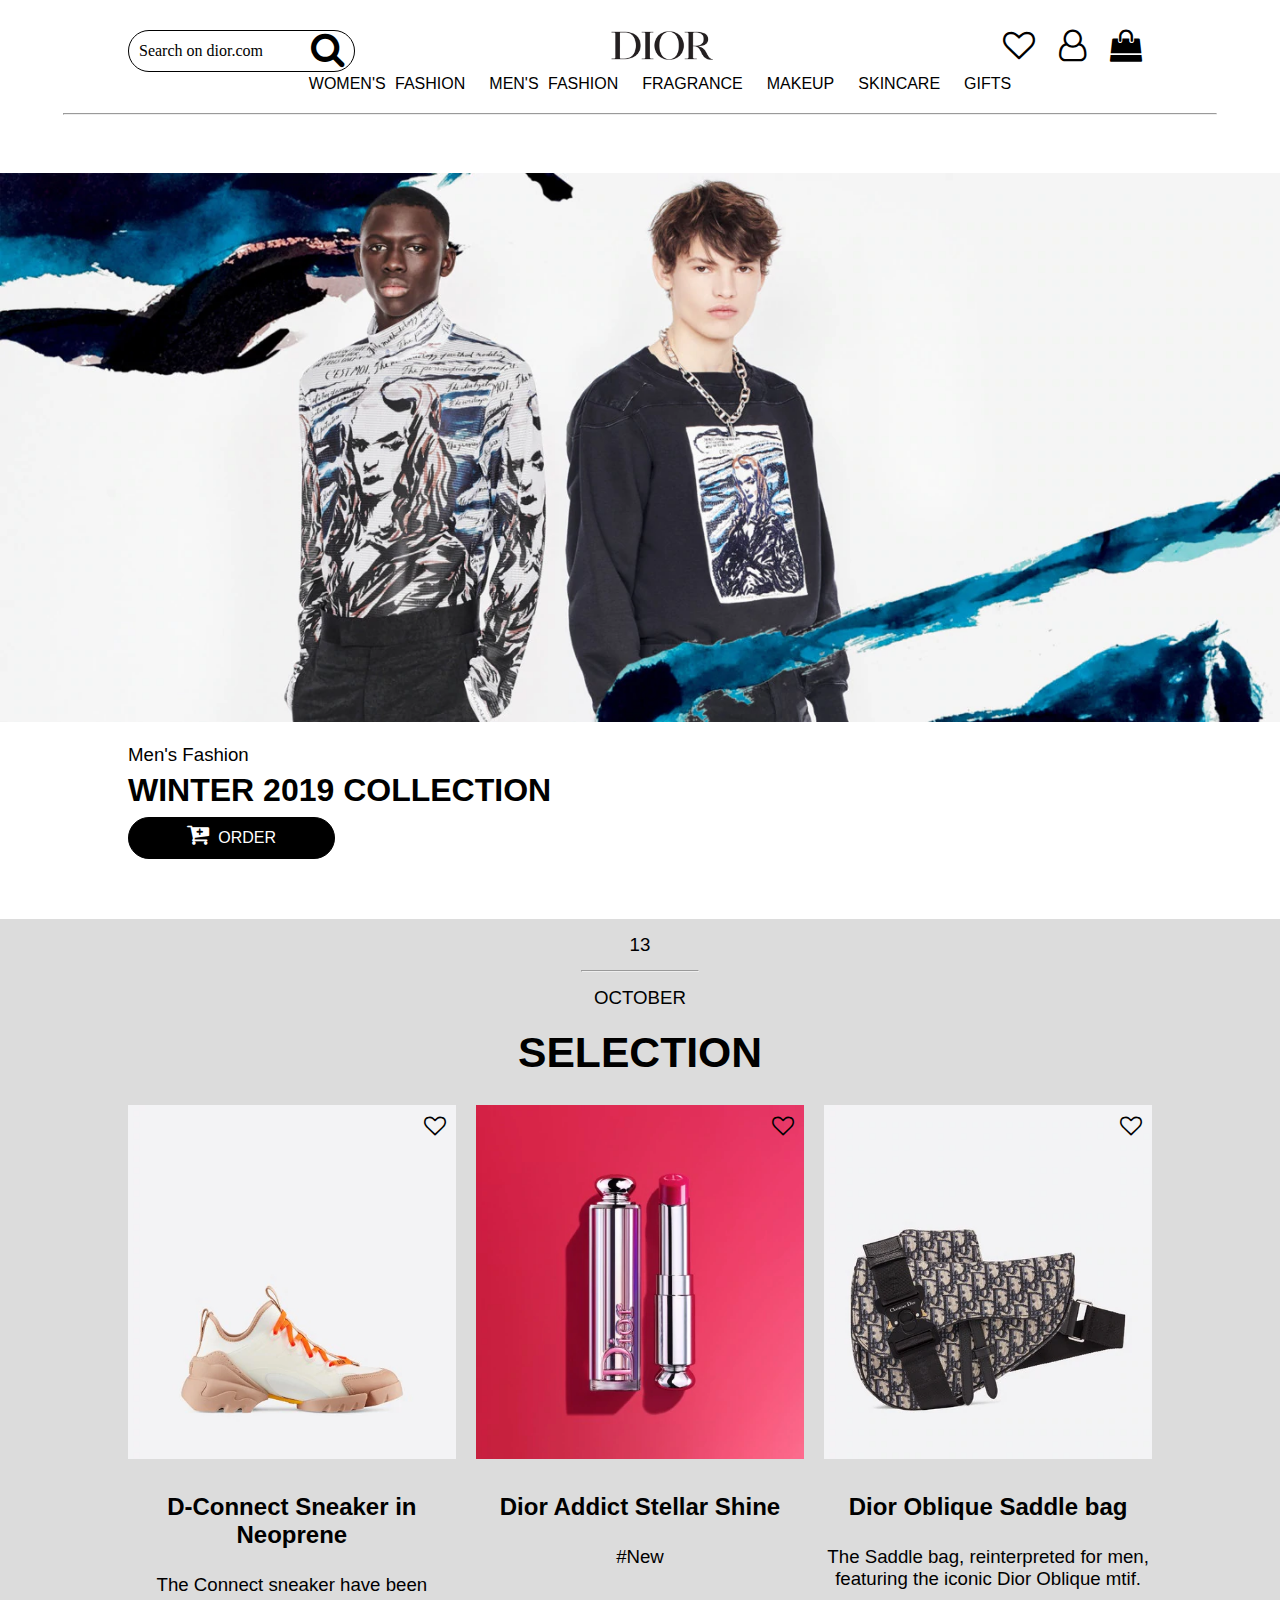
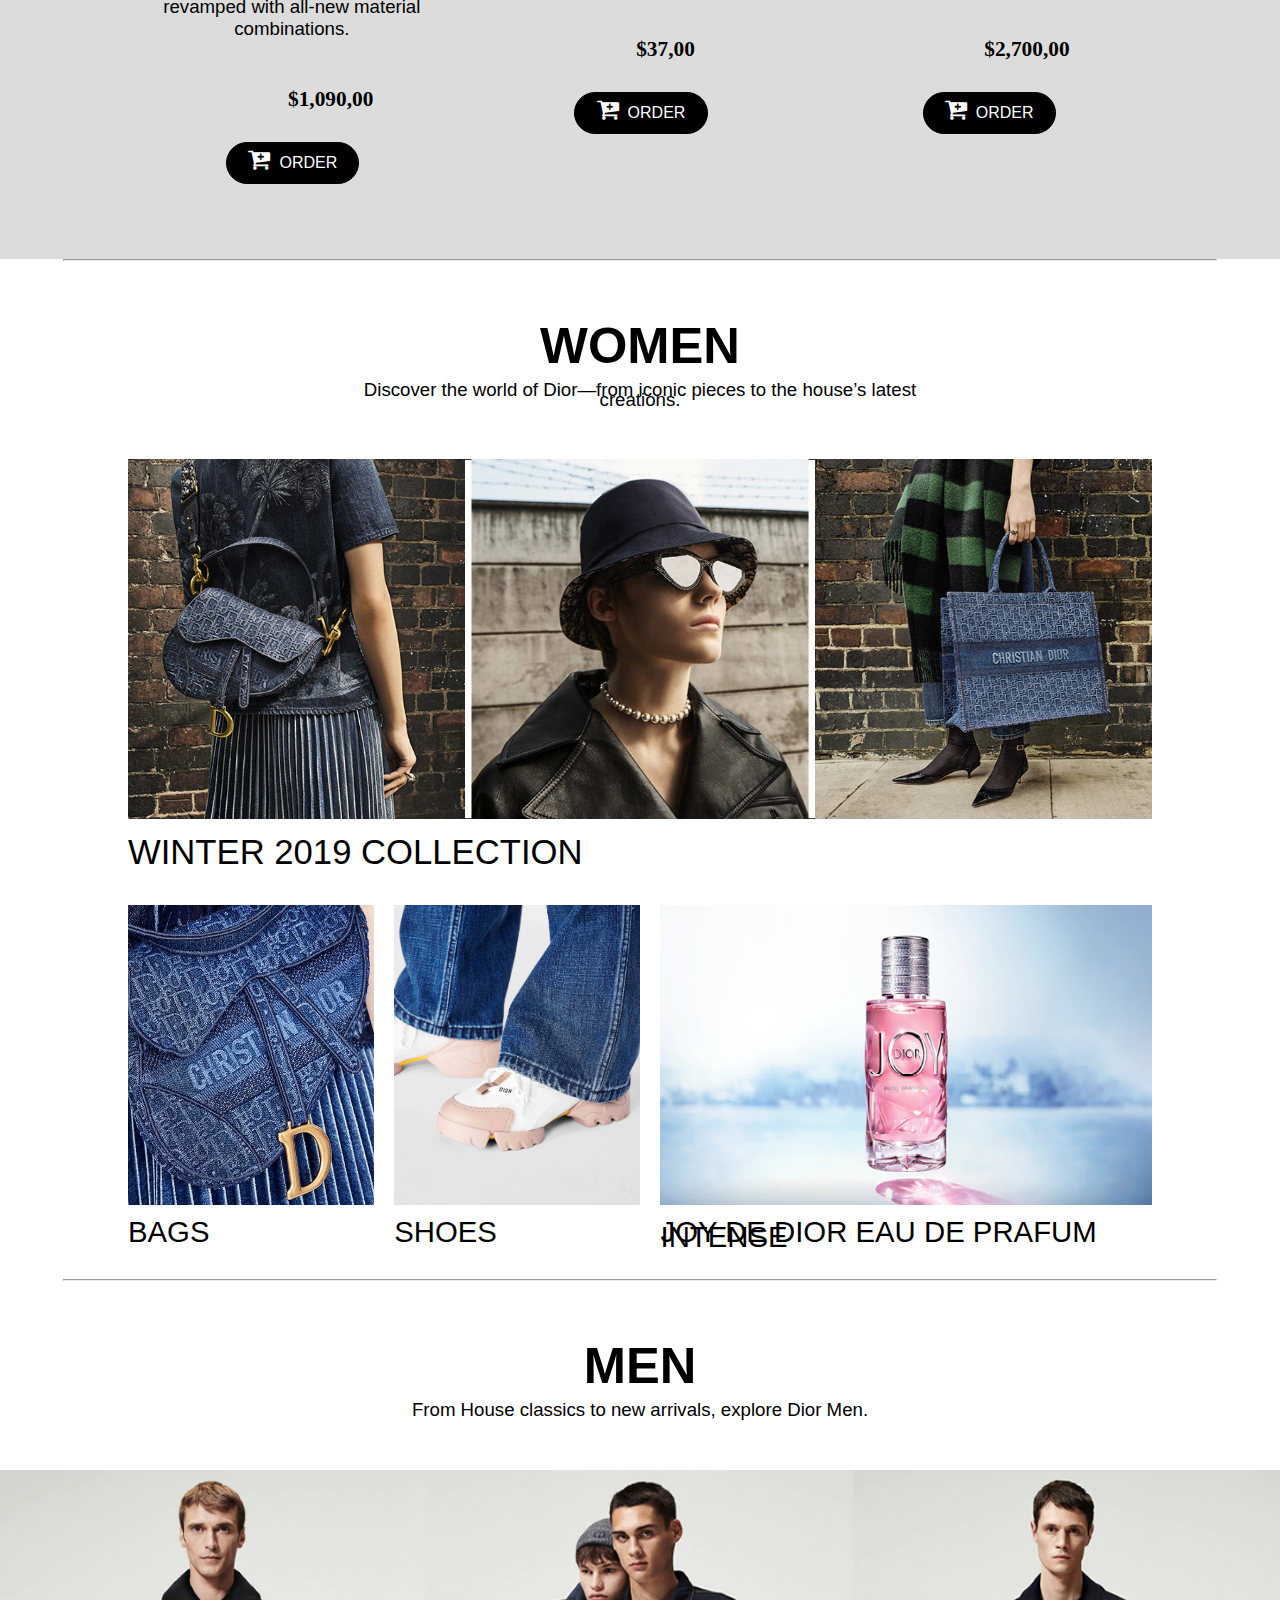
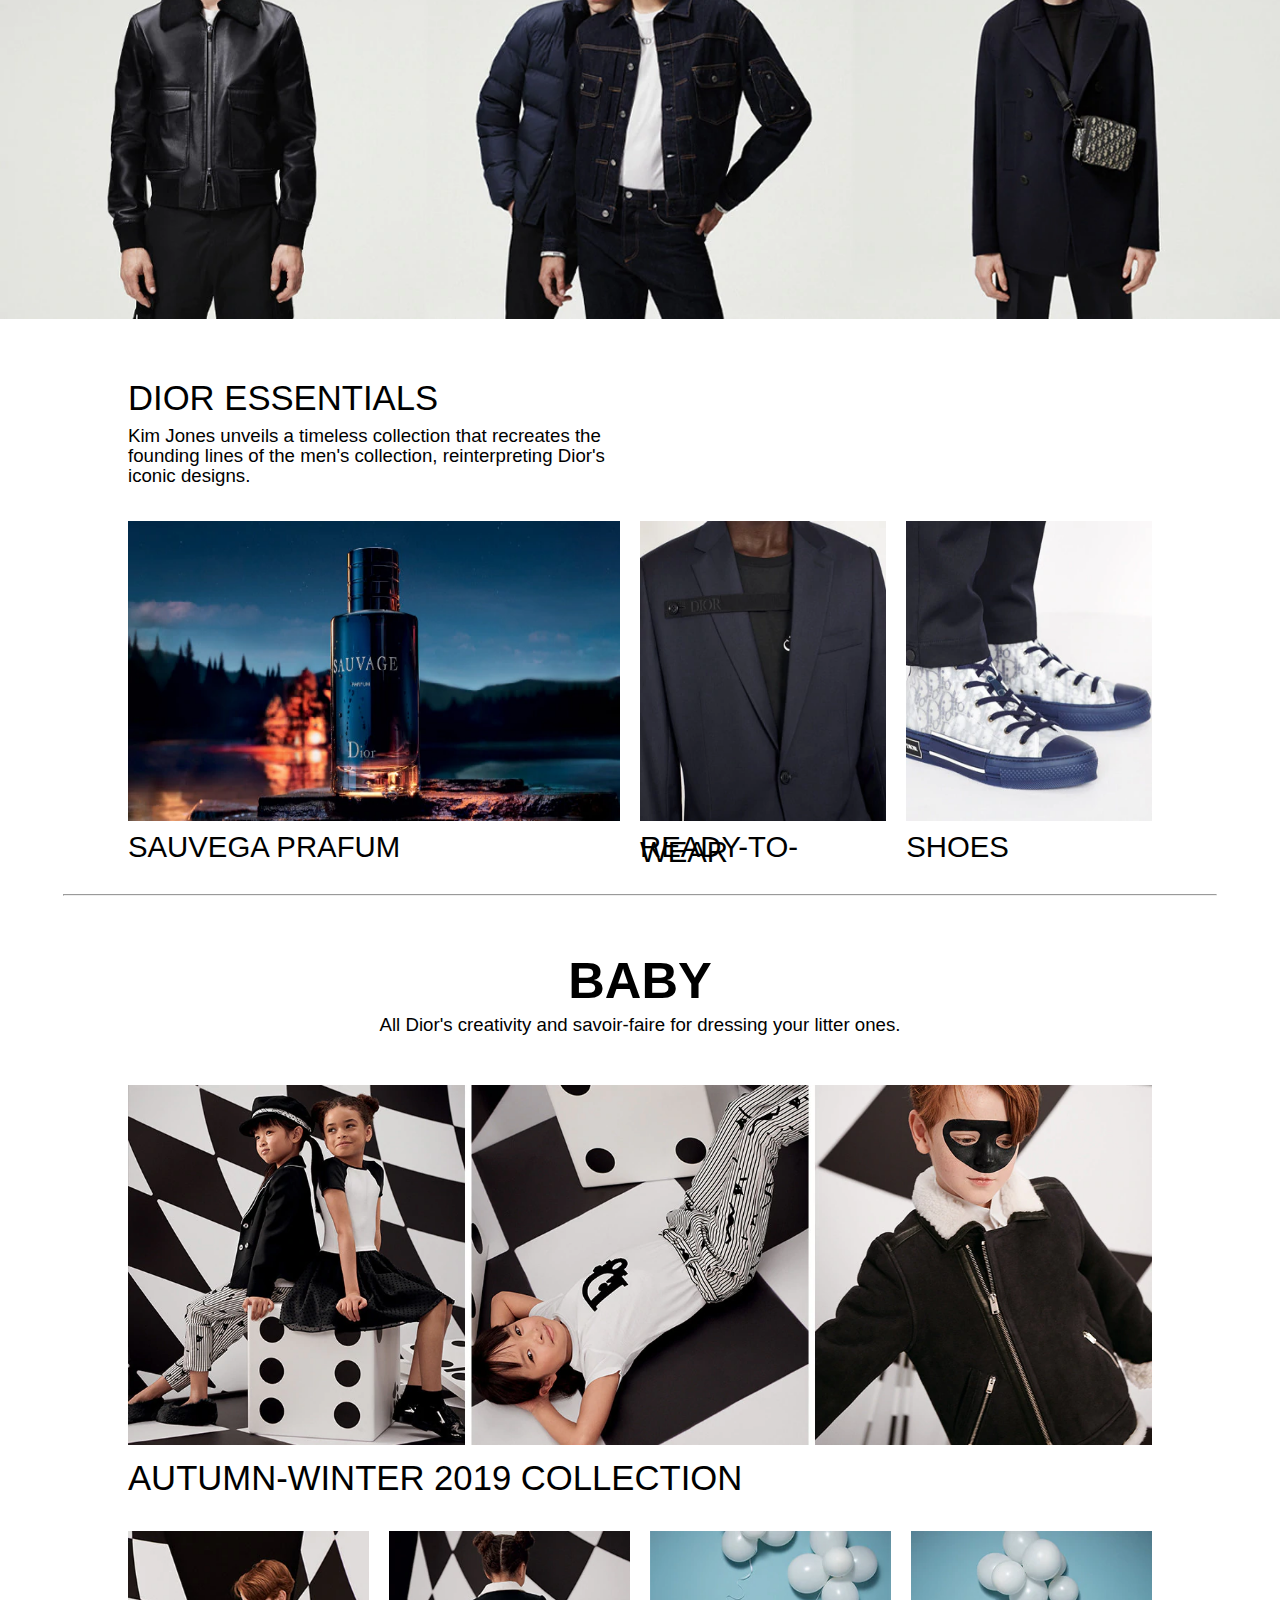
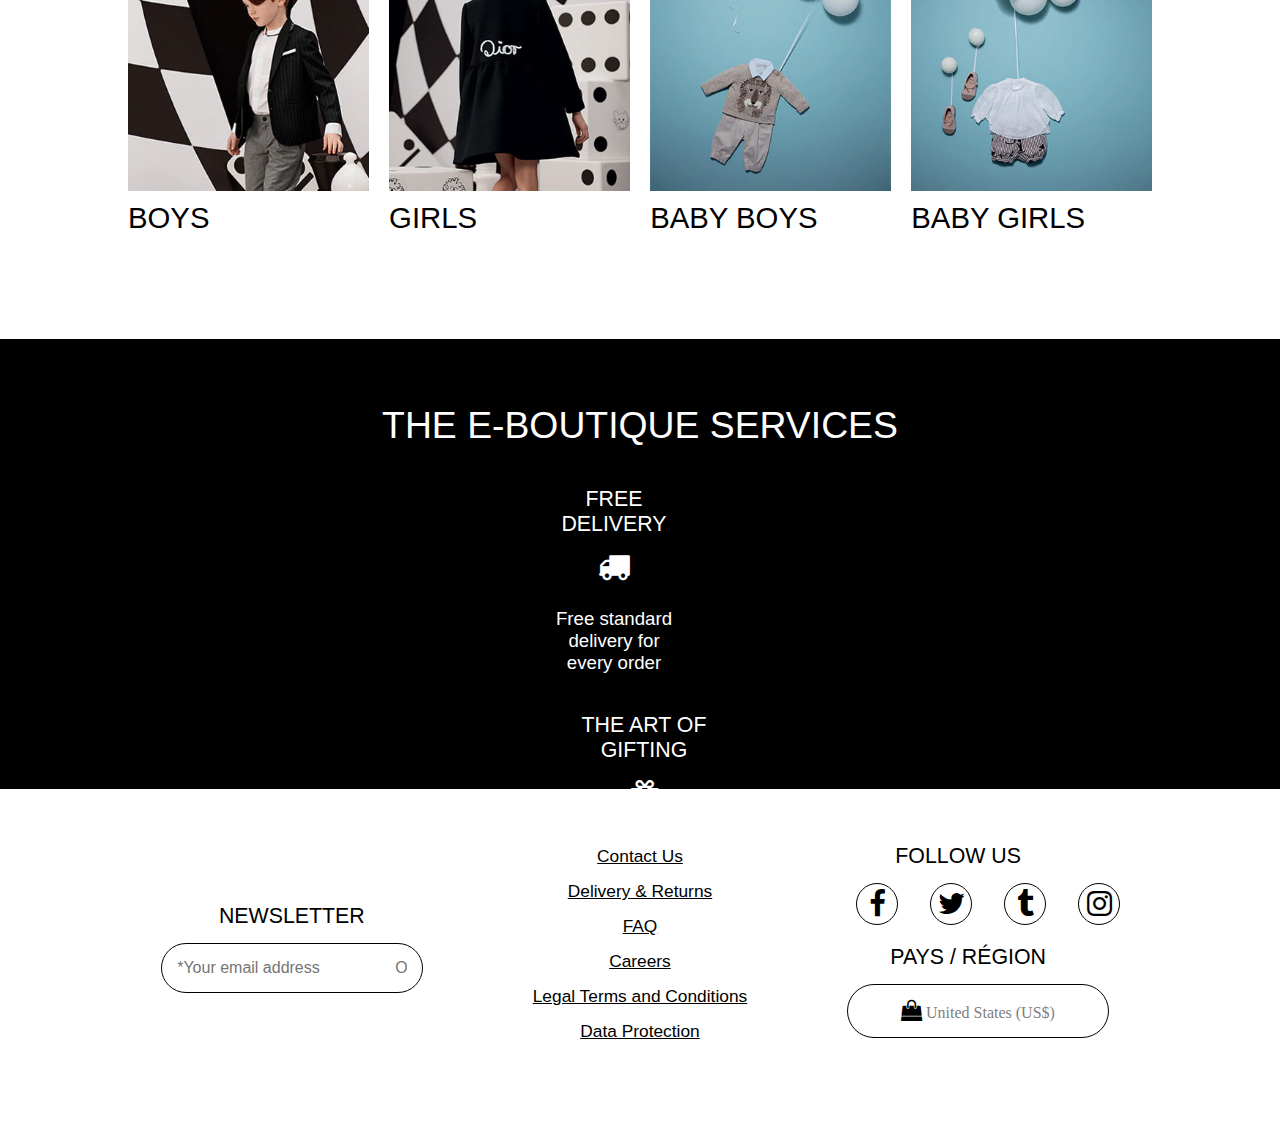
<file: Louis Vuiitton/index.html>
<!DOCTYPE html>
<html lang="en">
<head>
    <meta charset="UTF-8">
    <meta name="viewport" content="width=device-width, initial-scale=1.0">
    <meta http-equiv="X-UA-Compatible" content="ie=edge">
    <title>Louis Vuiitton | PS11064</title>
    <link rel="stylesheet" href="css/style.css">
    <link rel="stylesheet" href="https://cdnjs.cloudflare.com/ajax/libs/font-awesome/4.7.0/css/font-awesome.min.css">
</head>
<body>
    <header>
        <nav class=" boxcenter menu">
         <div class="search">
             Search on dior.com
             <i class="fa fa-search" aria-hidden="true"style="font-size: 36px;float: right" ></i>
         </div>
         <div class="logo">
           <img src="images/Dior-logo.jpg" alt="">
         </div>
         <div class="icon">
                <i class="fa fa-heart-o" aria-hidden="true" style="font-size: 32px"></i>
                <i class="fa fa-user-o" aria-hidden="true" style="font-size: 32px"></i>
                <i class="fa fa-shopping-bag" aria-hidden="true" style="font-size: 32px;"></i>
         </div>
         <div class="menuchinh">
           <ul>
             <li><a href="" style="word-spacing: 5px">WOMEN'S FASHION</a>
              <ul>
                <li><a href="" style="word-spacing: 5px">What's New</a></li>
                <li><a href="">Bags</a></li>
                <li><a href="">Shoes</a></li>
                <li><a href="" style="word-spacing: 5px">Fashion Jewelry</a></li>
              </ul>
            </li>
             <li> <a href="" style="word-spacing: 5px">MEN'S FASHION</a></li>
             <li><a href="">FRAGRANCE</a></li>
             <li><a href="">MAKEUP</a></li>
             <li><a href="">SKINCARE</a></li>
             <li><a href="">GIFTS</a></li>
            </ul>
         </div>
        </nav>
        <hr>
    </header>
    <main>
        <section class=" full bgbanner">
            <img src="images/cdc-homme-collection-hiver10_1440_1200.webp" alt="">
            <div class=" boxcenter winter">
                <h4>Men's Fashion</h4>
                <h1>WINTER 2019 COLLECTION</h1>
                <div class="order"> 
                        <i class="fa fa-cart-plus" aria-hidden="true" style="font-size: 24px;color: white;"></i>
                    <a href="">ORDER</a>
                  
                </div>
            </div>

        </section>
        <section class=" full selection">
            <center><div class="dausl">
                <h4>13</h4>
                <hr>
                <h4>OCTOBER</h4>
            </div></center>
            <center><div class="SLS">
               <h1> SELECTION </h1>

            </div></center>
            <div class="boxcenter"> 
                <div class="col-4 mr">
                  <img src="images/giay.webp" alt="">
                  <i class="fa fa-heart-o" style="font-size: 22px;"></i>
                  <a href="sanpham.html">D-Connect Sneaker in Neoprene</a>
                 <center><h4>The Connect sneaker have been revamped with all-new material combinations. <br> <br></h4></center> 
                  <div class="gia">$1,090,00</div>
                  <div class="order1">
                    <i class="fa fa-cart-plus" aria-hidden="true" style="font-size: 24px;color: white;"></i>
                    <a href="">ORDER</a>

                  </div>
                </div>
                <div class="col-4 mr">
                <img src="images/son.webp" alt="">
                <i class="fa fa-heart-o" style="font-size: 22px;"></i>
                <a href="#">Dior Addict Stellar Shine</a>
                <center><h4>#New <br><br> <br></h4></center>
                <div class="gia">$37,00</div>
                  <div class="order1">
                    <i class="fa fa-cart-plus" aria-hidden="true" style="font-size: 24px;color: white;"></i>
                    <a href="">ORDER</a>
                  </div>
                </div>
                <div class="col-4">
                   <img src="images/tui.webp" alt="">
                   <i class="fa fa-heart-o" style="font-size: 22px;"></i>
                   <a href="#">Dior Oblique Saddle bag</a>
                   <center><h4>The Saddle bag, reinterpreted for men, featuring the iconic Dior Oblique mtif. <br> <br></h4></center
                   <center><div class="gia">$2,700,00</div></center>
                  <div class="order1">
                    <i class="fa fa-cart-plus" aria-hidden="true" style="font-size: 24px;color: white;"></i>
                    <a href="">ORDER</a> 

                  </div>
                </div>

            </div>
            
        </section>
           <hr>
        <section class="boxcenter ">
          <center> <div class="text1">
               <h1>WOMEN</h1>
               <h4>Discover the world of Dior—from iconic pieces to the house’s latest creations.</h4>

           </div></center>
            <img src="images/cdc-femme-collection-hiver-20199_1440_1200.webp" alt="" style="margin-top: 30px;">
            <h1 style="font-size: 26pt;font-weight: inherit;margin-top: 10px;">WINTER 2019 COLLECTION</h1>

        </section>
        <section class="boxcenter">
          <div class="col-21 mr">
         <img src="images/hinh5.jpg" alt="">
         <a href="#"><h1>BAGS</h1></a>
          </div>
          <div class="col-21 mr">
           <img src="images/hinh6.webp" alt="">
           <a href="#"><h1>SHOES</h1></a>
          </div>
          <div class="col-51">
          <img src="images/hinh9.webp" alt="">
          <a href="#"><h1>JOY DE DIOR EAU DE PRAFUM INTENSE</h1></a>
          </div>
          
        </section>
        <hr>
        <section >
          <div class="boxcenter ">
          <div class="textmen">
            <h1>MEN</h1>
            <h4>From House classics to new arrivals, explore Dior Men.</h4></div>
          </div>
            <div class="full bgmen">
            <img src="images/bgmen.webp" alt=""></div>
            <div class="boxcenter ">
            <div class="mena">
              <a href="#"><h1>DIOR ESSENTIALS</h1></a>
              <h4>Kim Jones unveils a timeless collection that recreates the founding lines of the men's collection, reinterpreting Dior's iconic designs.</h4>
            </div>
            </div>

        </section>
        <section class="boxcenter">
          <div class="col-5 mr">
            <img src="images/men1.webp" alt="">
            <a href="#"><h1>SAUVEGA PRAFUM</h1></a>
          </div>
          <div class="col-2 mr">
              <img src="images/men2.webp" alt="">
              <a href="#"><h1>READY-TO-WEAR</h1></a>
          </div>
          <div class="col-2">
              <img src="images/men3.webp" alt="">
              <a href="#"><h1>SHOES</h1></a>
          </div>

        </section>
        <hr>
        <section class="boxcenter">
          <div class="textbaby">
            <h1>BABY</h1>
            <h4>All Dior's creativity and savoir-faire for dressing your litter ones.</h4>
          </div>
          <img src="images/bgbaby.webp" alt="" style="margin-top: 30px;" >
          <h1 style="font-size: 26pt;font-weight: inherit;margin-top: 10px;" >AUTUMN-WINTER 2019 COLLECTION</h1> 
          <div class="col-3 mr">
              <img src="images/boy.webp" alt="">
              <a href="#"><h1>BOYS</h1></a>
           </div>
           <div class="col-3 mr">
             <img src="images/girl.webp" alt="">
             <a href="#"><h1>GIRLS</h1></a>
           </div>
           <div class="col-3 mr">
             <img src="images/babyboy.webp" alt="">
             <a href="#"><h1>BABY BOYS</h1></a>
           </div>
           <div class="col-3">
            <img src="images/babygirl.webp" alt="">
            <a href="#"><h1>BABY GIRLS</h1></a>
           </div>
 
        </section>
        <section class="ship">
          <h1>THE E-BOUTIQUE SERVICES</h1>
          <div class="shiptext1">
             
             <h1> FREE DELIVERY</h1>
             <i class="fa fa-truck" aria-hidden="true" style="color: white; font-size: 24pt;"></i>
              <h4>Free standard delivery for every order</h4>
          </div>
          <div class="shiptext2">
              
              <h1>THE ART OF GIFTING</h1>
              <i class="fa fa-gift" aria-hidden="true" style="color: white; font-size: 24pt;"></i>
              <h4>Your order will be presented in an iconic Dior gift box and accompanied by a personnalised message</h4>
          </div>
         
        </section>
    </main>
    <footer class=" boxcenter footer">
      <div class="ftleft mr">
        <form action="">
          <table>
            
            <tr>
                <h1 style="font-size: 16pt; font-weight: inherit; padding-top: 100px;">NEWSLETTER</h1>
              <input type="email" name="" id="" placeholder="*Your email address                 OK">
              </tr>
          </table>
        </form>
      </div>
      <div class="ftmid mr">
          <a href="#">Contact Us</a>
          <br>
          <a href="#">Delivery & Returns</a>
          <br>
          <a href="#">FAQ</a>
          <br>
          <a href="#">Careers</a>
          <br>
          <a href="#">Legal Terms and Conditions</a>
          <br>
          <a href="#">Data Protection</a>
      </div>
      <div class="ftright">
        <h1 style="font-size: 16pt; font-weight: inherit; padding-right: 60px;" >FOLLOW US</h1>
        <div class="iconft"><i class="fa fa-facebook" aria-hidden="true" style="font-size: 22pt; line-height: 40px;"></i></div>
        <div class="iconft"><i class="fa fa-twitter" aria-hidden="true" style="font-size: 22pt; line-height: 40px; "></i></div>
        <div class="iconft"><i class="fa fa-tumblr" aria-hidden="true"style="font-size: 22pt; line-height: 40px;"></i></div>
        <div class="iconft"><i class="fa fa-instagram" aria-hidden="true"style="font-size: 22pt; line-height: 40px;"></i></div>
       
        <h1 style="font-size: 16pt; font-weight: inherit; padding-right: 40px; clear: both;" >PAYS / RÉGION</h1>
        <div class="boxftright">
            <i class="fa fa-shopping-bag" aria-hidden="true" style="color: black; font-size: 16pt;"></i>
            United States (US$)   

        </div>
      </div>
    </footer>
    
</body>
</html>
</file>
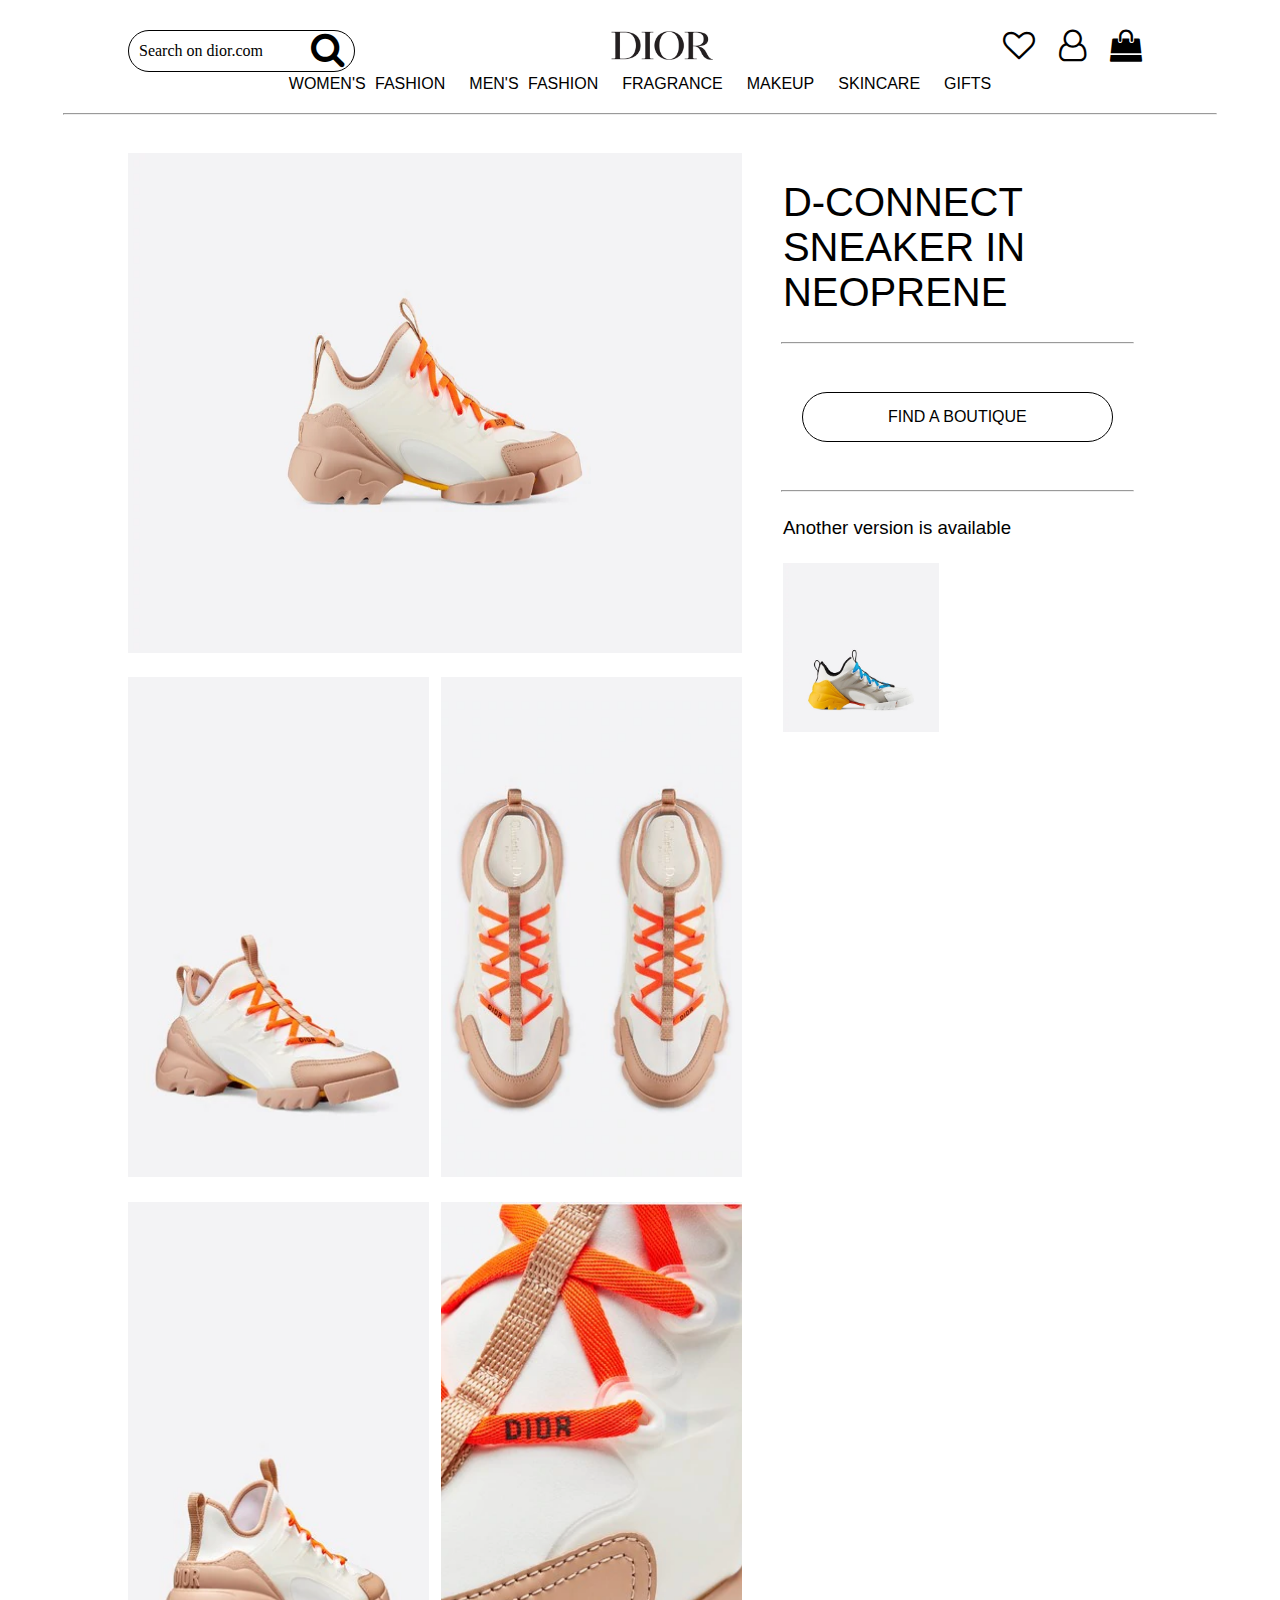
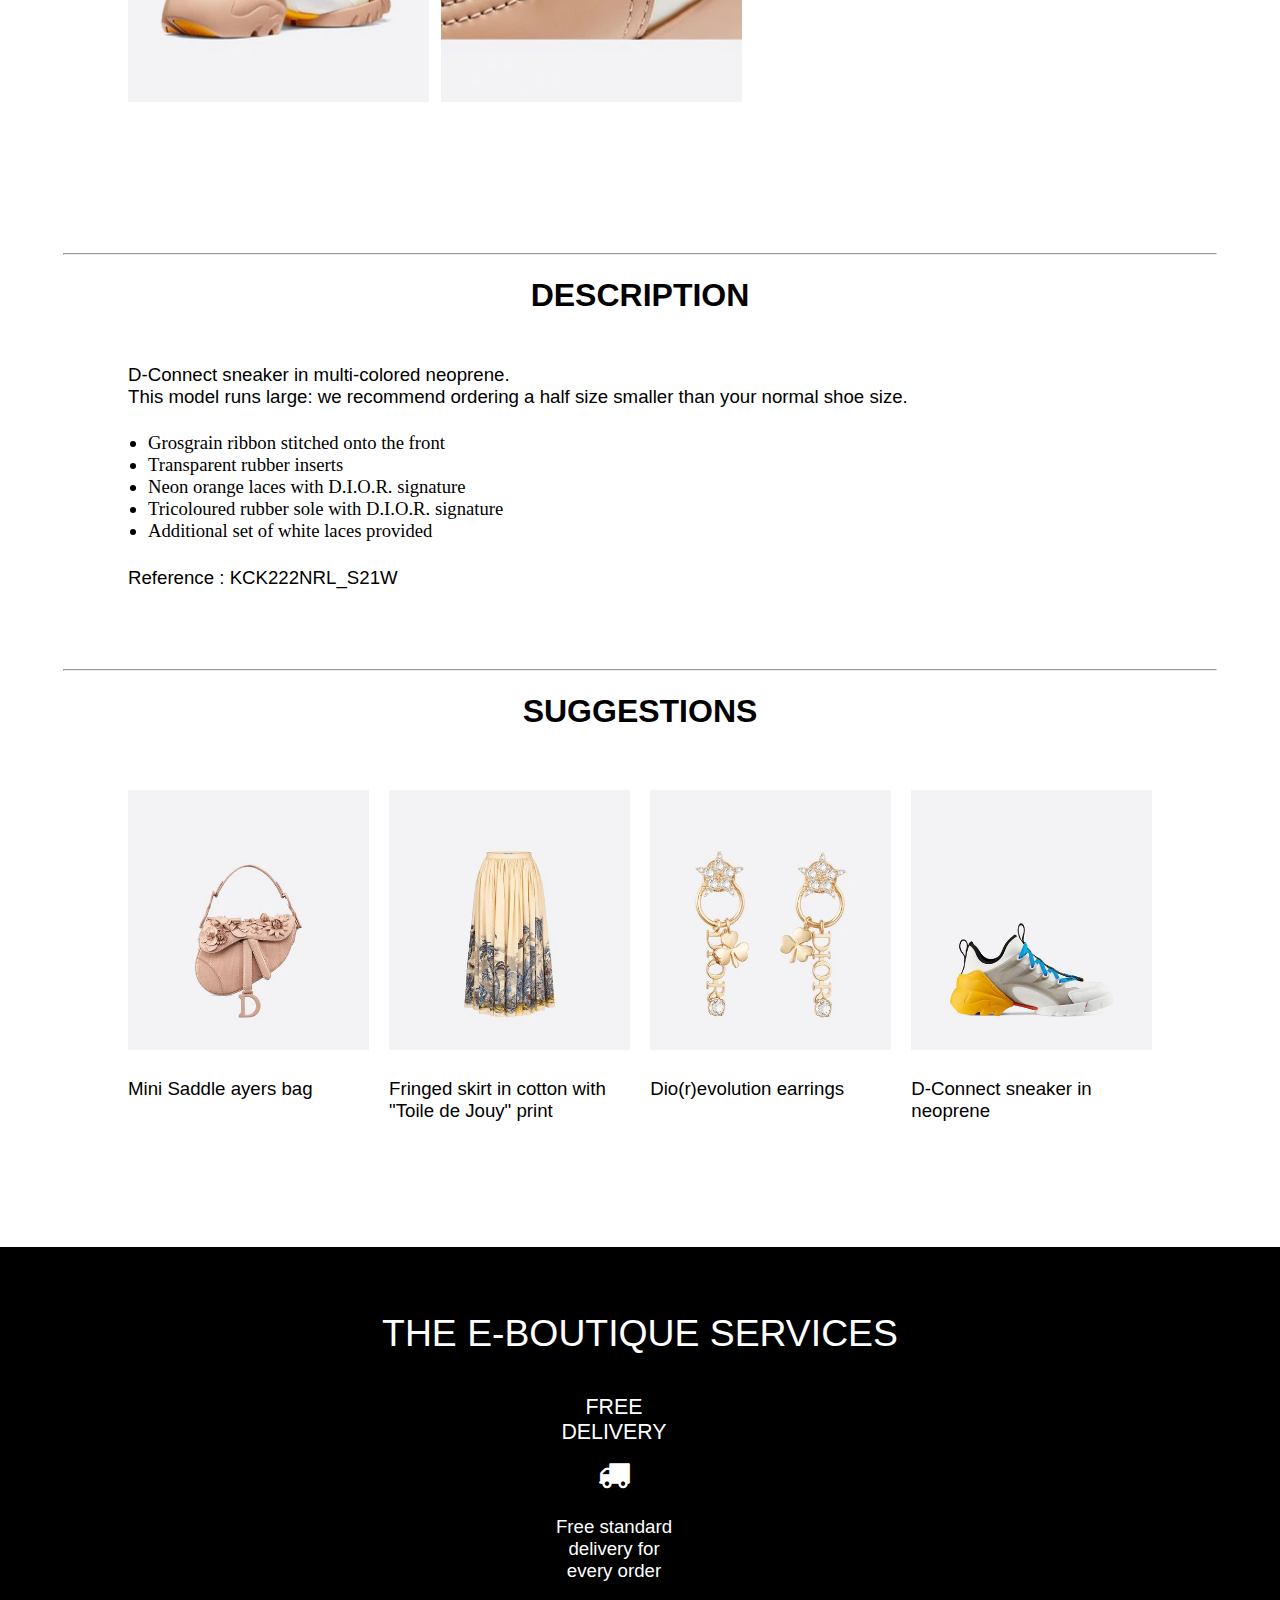
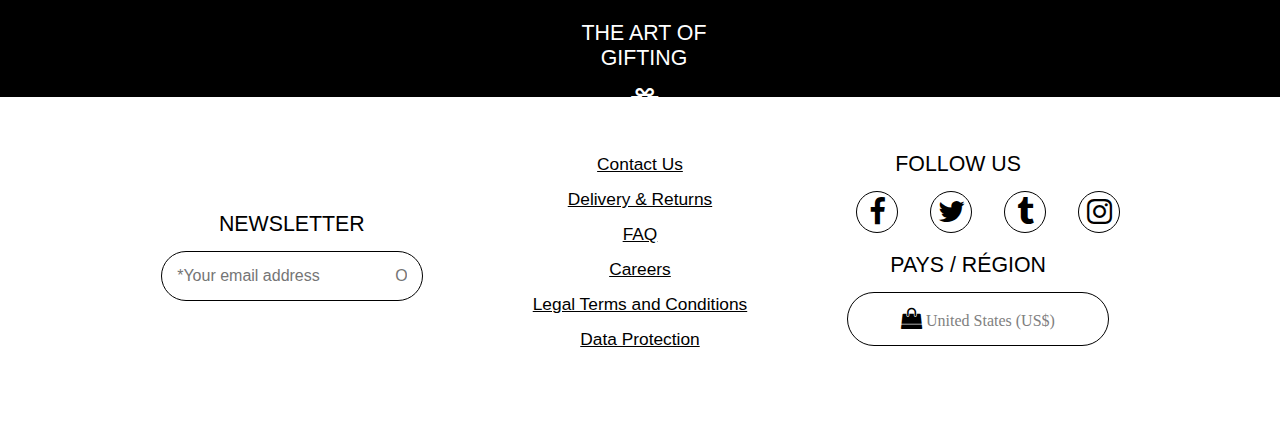
<file: Louis Vuiitton/sanpham.html>
<!DOCTYPE html>
<html lang="en">
<head>
    <meta charset="UTF-8">
    <meta name="viewport" content="width=device-width, initial-scale=1.0">
    <meta http-equiv="X-UA-Compatible" content="ie=edge">
    <title>Dior|PS11064</title>
    <link rel="stylesheet" href="css/style.css">
    <link rel="stylesheet" href="https://cdnjs.cloudflare.com/ajax/libs/font-awesome/4.7.0/css/font-awesome.min.css">
</head>
<body>
    <header>
        <nav class=" boxcenter menu">
            <div class="search">
                Search on dior.com
                <i class="fa fa-search" aria-hidden="true"style="font-size: 36px;float: right" ></i>
            </div>
            <div class="logo">
              <img src="images/Dior-logo.jpg" alt="">
            </div>
            <div class="icon">
                   <i class="fa fa-heart-o" aria-hidden="true" style="font-size: 32px"></i>
                   <i class="fa fa-user-o" aria-hidden="true" style="font-size: 32px"></i>
                   <i class="fa fa-shopping-bag" aria-hidden="true" style="font-size: 32px;"></i>
            </div>
            <div class="menuchinh">
                <a href="" style="word-spacing: 5px">WOMEN'S FASHION</a>
                <a href="" style="word-spacing: 5px">MEN'S FASHION</a>
                <a href="">FRAGRANCE</a>
                <a href="">MAKEUP</a>
                <a href="">SKINCARE</a>
                <a href="">GIFTS</a>
            </div>
           </nav>
           <hr>
    </header>
    <section class="boxcenter">
        <div class="left mr">
         <img src="images/sp1.webp" alt="">
         <div class="col-2sp mr">
           <img src="images/sp2.webp" alt="">
           <img src="images/sp3.webp" alt="">
         </div>
         <div class="col-2sp">
         <img src="images/sp4.webp" alt="">
         <img src="images/sp5.webp" alt="">
         </div>
        </div>
        <div class="right">
         <h1 style="padding-left: 20px;">D-CONNECT SNEAKER IN NEOPRENE</h1>
         <hr>
         <form action="">
             <input type="submit" value="FIND A BOUTIQUE">
         </form>
         <hr>
         <h4 style="padding-left: 20px;">Another version is available</h4>
         <img src="images/giayvang.webp" alt="">

         </div>
        </div>

    </section>
    <hr>
    <section class="boxcenter">
        <div class="des"> <h1>DESCRIPTION</h1>

        </div>
        <h4>D-Connect sneaker in multi-colored neoprene.
            <br>
                This model runs large: we recommend ordering a half size smaller than your normal shoe size.</h4>
                <li style="font-size: 14pt; margin-left: 20px;">Grosgrain ribbon stitched onto the front</li>
                <li style="font-size: 14pt; margin-left: 20px; ">Transparent rubber inserts</li>
                <li style="font-size: 14pt; margin-left: 20px;">Neon orange laces with D.I.O.R. signature</li>
                <li style="font-size: 14pt; margin-left: 20px;">Tricoloured rubber sole with D.I.O.R. signature</li>
                <li style="font-size: 14pt; margin-left: 20px;">Additional set of white laces provided</li>
                <h4 style="margin-bottom: 80px;">Reference : KCK222NRL_S21W </h4>
                
                

    </section>
    <hr>
    <section class="boxcenter">
        <div class="sug">
            <h1>SUGGESTIONS</h1>
        </div>
        <div class="col-3 mr">
            <img src="images/sptui.webp" alt="">
            <h4 >Mini Saddle ayers bag</h4>
        </div>
        <div class="col-3 mr">
            <img src="images/spvay.webp" alt="">
            <h4 >Fringed skirt in cotton with "Toile de Jouy" print</h4>
        </div>
        <div class="col-3 mr">
            <img src="images/spbongtai.webp" alt="">
            <h4 >Dio(r)evolution earrings</h4>
        </div>
        <div class="col-3 ">
            <img src="images/spgiayvang.webp" alt="">
            <h4>D-Connect sneaker  in neoprene</h4>
        </div>
    </section>
    <section class="ship">
            <h1>THE E-BOUTIQUE SERVICES</h1>
            <div class="shiptext1">
               
               <h1> FREE DELIVERY</h1>
               <i class="fa fa-truck" aria-hidden="true" style="color: white; font-size: 24pt;"></i>
                <h4>Free standard delivery for every order</h4>
            </div>
            <div class="shiptext2">
                
                <h1>THE ART OF GIFTING</h1>
                <i class="fa fa-gift" aria-hidden="true" style="color: white; font-size: 24pt;"></i>
                <h4>Your order will be presented in an iconic Dior gift box and accompanied by a personnalised message</h4>
            </div>
           
          </section>
    <footer class=" boxcenter footer">
            
            <div class="ftleft mr">
              <form action="">
                <table>
                  
                  <tr>
                      <h1 style="font-size: 16pt; font-weight: inherit; padding-top: 100px;">NEWSLETTER</h1>
                    <input type="email" name="" id="" placeholder="*Your email address                 OK">
                    </tr>
                </table>
              </form>
            </div>
            <div class="ftmid mr">
                <a href="#">Contact Us</a>
                <br>
                <a href="#">Delivery & Returns</a>
                <br>
                <a href="#">FAQ</a>
                <br>
                <a href="#">Careers</a>
                <br>
                <a href="#">Legal Terms and Conditions</a>
                <br>
                <a href="#">Data Protection</a>
            </div>
            <div class="ftright">
              <h1 style="font-size: 16pt; font-weight: inherit; padding-right: 60px;" >FOLLOW US</h1>
              <div class="iconft"><i class="fa fa-facebook" aria-hidden="true" style="font-size: 22pt; line-height: 40px;"></i></div>
              <div class="iconft"><i class="fa fa-twitter" aria-hidden="true" style="font-size: 22pt; line-height: 40px; "></i></div>
              <div class="iconft"><i class="fa fa-tumblr" aria-hidden="true"style="font-size: 22pt; line-height: 40px;"></i></div>
              <div class="iconft"><i class="fa fa-instagram" aria-hidden="true"style="font-size: 22pt; line-height: 40px;"></i></div>
             
              <h1 style="font-size: 16pt; font-weight: inherit; padding-right: 40px; clear: both;" >PAYS / RÉGION</h1>
              <div class="boxftright">
                  <i class="fa fa-shopping-bag" aria-hidden="true" style="color: black; font-size: 16pt;"></i>
                  United States (US$)   
      
              </div>
            </div>
    </footer>
</body>
</html>
</file>
<file: Louis Vuiitton/css/style.css>
.full{
    width: 100%;
    float: left;
}
.boxcenter{
    width: 80%;
    margin: 0 auto;
}
body{
    margin: 0;
}
.menu{
  min-height: 50px;
  margin-bottom: 20px;
}
.search{
    width: 20%;
    float: left;
    border: 1px solid black;
    border-radius: 30px;
    line-height: 40px;
    margin-right: 20%;
    padding: 0px 10px;
    margin-top: 30px;
    height: 40px;
   font-family: 'Times New Roman', Times, serif;
}
.logo{
    width: 20%;
    float: left;
    margin-right: 20%;
    margin-top: 20px;
   
   text-align: center;
}
.logo img{
    width: 50%;
}
.icon{
    float: right;
    width: 15%;
    line-height: 5px;
    margin-top: 30px;
    text-align: end;
    letter-spacing: 10px;
    
    
  
}
.menuchinh{
    text-align: center;
    word-spacing: 20px;
    clear: both;
   font-family: 'Times New Roman', Times, serif;
}
.menuchinh a{
    color: black;
    text-decoration: none;
}
.menuchinh a:hover{
    color: black;
    font-weight: bolder;
}
ul{
  list-style-type: none;
}
ul li{
    display: inline;
    position: relative;
}
ul li ul{
    position: absolute;
    background-color: #dcdcdc;
    padding: 10px;
    margin-left: 280px;
    display: none;
}
ul li:hover ul{
  font-weight: bold;
}
ul li ul li{
    display: block;
    text-align: start;
    
}
hr{
    width: 90%;
   

}
.bgbanner{

    min-height: 600px;
    background-repeat: no-repeat;
    margin-top: 50px;
}
.bgbanner img{
    width: 100%;
}
.winter{
    line-height: 10px;
   font-family: 'Segoe UI', Tahoma, Geneva, Verdana, sans-serif;
}
h4{
    font-weight: normal;
    font-family: 'Segoe UI', Tahoma, Geneva, Verdana, sans-serif;
    font-size: 14pt;
}
h1{
    font-family: 'Segoe UI', Tahoma, Geneva, Verdana, sans-serif;
}
a{
    font-family: 'Segoe UI', Tahoma, Geneva, Verdana, sans-serif;
}
.order{
    width: 20%;
    border: 1px solid black;
    border-radius: 30px;
    background-color: black;
    text-align: center;
    height: 40px;
    line-height: 40px;
    word-spacing: 5px;
}
.order a{
    color: white;
    text-decoration: none;
    
}
.order a:hover{
    color: yellow;
}
.selection{
    width: 100%;
    background-color: #dcdcdc;
    min-height: 940px;
    margin-top: 60px;
   
}
.dausl{
    width: 10%;
    text-align: center;
    line-height: 2px;
}
.SLS{
    text-align: center;
    width: 20%;
    margin-top: 5px;
}
.SLS>h1{
    font-size: 32pt;
}
.col-4{
    width: 32%;
    float: left;
    position: relative;
    z-index: 1;
    text-align: center;
}
.col-4 img{
    width: 100%;
    margin-bottom: 30px;
  
}
.col-4>i{
    position: absolute;
    z-index: 2;
    top: 10px;
    right: 10px;
  
}
.col-4>a{
    color: black;
    text-decoration: none;
    font-size: 18pt;
    text-align: center;
    font-weight: bold;
   
}
.col-4>h4{
    text-align: center;
    width: 80%;
}
.mr{
    margin-right: 2%;
}
.gia{
    width: 10%;
   
    margin-left: 160px;
    font-weight: bold;
    font-size: 16pt;
}
.order1{
    width: 40%;
    background-color: black;
    border: 1px solid black;
    height: 40px;
    line-height: 40px;
    text-align: center;
    border-radius: 30px;;
   word-spacing: 5px;
   margin-top: 30px;
   margin-left: 30%;
}
.order1>a{
    color: white;
    text-decoration: none;
}
.order1>a:hover{
    color: yellow;
}
.boxcenter>img{
    width: 100%;
}
.text1{
    text-align: center;
   clear: both;
   line-height: 10px;
    width: 60%;
    margin-top: 80px;
}
.text1>h1{
    font-size: 38pt;
}


.textmen{
    text-align: center;
    margin-top: 80px;
   line-height: 10px;
   
}
.textmen>h1{
    font-size: 38pt;
    
}
.bgmen{
    min-height: 500px;
    background-repeat: no-repeat;
    margin-top: 30px;
}
.bgmen img{
    width: 100%;
}
.mena{
    width: 50%;
    float: left;
    line-height: 10px;
}
.mena a{
    color: black;
    text-decoration: none;
}
.mena a h1{
    font-weight: inherit;
    font-size: 26pt;
  
}
.mena>h4{
    margin-top: 10px;
    line-height: 20px;
}
.col-51{
    width: 48%;
    float: right;
   margin-top: 10px;
   min-height: 300px;
   margin-bottom: 20px;
    

}
.col-51 img{
    width: 100%;
    height: 300px;
}
.col-51>a{
    color: black;
    text-decoration: none;
 line-height: 5px;
    

}
.col-51>a>h1{
    font-weight: inherit;
    font-size: 22pt;}
.col-21{
    width: 24%;
    float: left;
   margin-top: 10px;
    min-height: 300px;
    margin-bottom: 20px;
    
}
.col-21 img{
    width: 100%;
    height: 300px;
}
.col-21>a{
    color: black;
    text-decoration: none;
 line-height: 5px;
    

}
.col-21>a>h1{
    font-weight: inherit;
    font-size: 22pt;}
.col-5{
    width: 48%;
    float: left;
   margin-top: 10px;
    min-height: 300px;
    clear: both;
    margin-bottom: 20px;
}
.col-5 img{
    width: 100%;
    height: 300px;
}
.col-5>a{
    color: black;
    text-decoration: none;
    line-height: 5px;
}
.col-5>a>h1{
    font-weight: inherit;
    font-size: 22pt;
}
.col-2{
    width: 24%;
    float: left;
   margin-top: 10px;
    min-height: 300px;
    margin-bottom: 20px;
}
.col-2 img{
    width: 100%;
    height: 300px;
}
.col-2>a{
    color: black;
    text-decoration: none;
    line-height: 5px;
}
.col-2>a>h1{
    font-weight: inherit;
    font-size: 22pt;
}

.textbaby{
  text-align: center;
    margin-top: 80px;
    line-height: 10px;
}
.textbaby>h1{
    font-size: 38pt;
}

.ship{
    width: 100%;
    float: left;
    background-color: black;
    height: 370px;
    margin-top: 80px;
    padding: 40px 0px;
}
.ship>h1{
    color: white;
    font-size: 28pt;
    font-weight: inherit;
    text-align: center;
 
}
.shiptext1{
    width: 10%;
  
    float: left;
    text-align: center;
    margin-left: 550px;
}
.shiptext1>h1{
    font-size: 16pt;
    color: white;
    font-weight: inherit;
    
}
.shiptext1>h4{
    color: white;
}
.shiptext2{
    width: 15%;
  
    text-align: center;
    margin-right: 540px;
    float: right;
   margin-bottom: 200px;
}
.shiptext2>h1{
    font-size: 16pt;
    color: white;
    font-weight: inherit;
    
}
.shiptext2>h4{
    color: white;
}
.col-3{
    width: 23.5%;
    margin-top: 10px;
    float: left;
    min-height: 300px;
    margin-bottom: 20px;
    
}
.col-3{
    width: 23.5%;
    margin-top: 10px;
    float: left;
    min-height: 300px;
    margin-bottom: 20px;
}
.col-3 img{
    width: 100%;
    object-fit: cover;

}
.col-3>a{
    color: black;
    text-decoration: none;
    line-height: 5px;
 
    

}
.col-3>a>h1{
    font-weight: inherit;
    font-size: 22pt;
  
}
.col-3>a{
    color: black;
    text-decoration: none;
    line-height: 5px;
 
    

}
.col-3>a>h1{
    font-weight: inherit;
    font-size: 22pt;
  
}
.footer{
   
   margin: 0 10%;
   min-height: 300px;
  float: left;
   width: 80%;
  
}
.ftleft{
    width: 32%;
    float: left;
    min-height: 250px;
    
   
    text-align: center;
}

input[type="email"]{
    width: 70%;
    color: grey;
    font-size: 12pt;
    padding: 15px;
    border-radius: 30px;
    border: 1px black solid;
    
   
}
.ftmid{
    width: 32%;
    float: left;
    min-height: 250px;
   font-size: 13pt;
    text-align: center;
    padding: 50px 0;
    line-height: 35px;
}
.ftmid a{
    color: black;
}
.ftmid a:hover{
    font-weight: bold;
}
.ftright{
    width: 32%;
    float: left;
    min-height: 250px;
   
    position: relative;
    padding-top: 40px;
    text-align: center;
    
}
.boxftright{
    width: 70%;
    color: grey;
    font-size: 12pt;
    padding: 15px;
    border-radius: 30px;
    border: 1px black solid;
    margin-left: 23px;
   
    
}
.iconft{
    float: left;
    margin-left: 32px ;
    background-color: white;
    width: 40px;
    height: 40px;
    border-radius: 40px;
    border: 1px solid black;
    margin-bottom: 20px;
}

.col-2sp{
    width: 49%;
    float: left;
    min-height: 300px;
   margin-top: 20px;
   margin-bottom: 10px;
   line-height: 60px;
}
.col-2sp img{
    width: 100%;
    height: 400px;
    object-fit: cover;
}

.left{
    width: 60%;
    float: left;
   margin-top: 30px;
    min-height: 500%;
}
.left img{
    width: 100%;
    height: 500px;
}

.right{
    width: 38%;
    float: right;
    margin-top: 30px;
    min-height: 1700px;
   
  
   
}
.right::before{
    content: '';
    width: 38%;
    float: right;
    top: 0;
    left: 0;
}
.right>h1{
    font-weight: inherit;
    font-size: 30pt;
}
input[type="submit"]{
    width: 80%;
    padding: 15px;
    font-size: 12pt;
    border-radius: 30px;
    background-color: white;
    font-weight: inherit;
    border: 1px solid black;
    margin-top: 40px;
    margin-bottom: 40px;
    margin-left: 10%;
}
.right>img{
    width: 40%;
    padding-left: 20px;
}
.des{
    text-align: center;
    margin-bottom: 50px;
   
}
.des>h1{
    font-weight: bolder;
}
.sug{
    text-align: center;
    margin-bottom: 50px;
}
.sug>h1{
    font-weight: bold;
}
</file>
